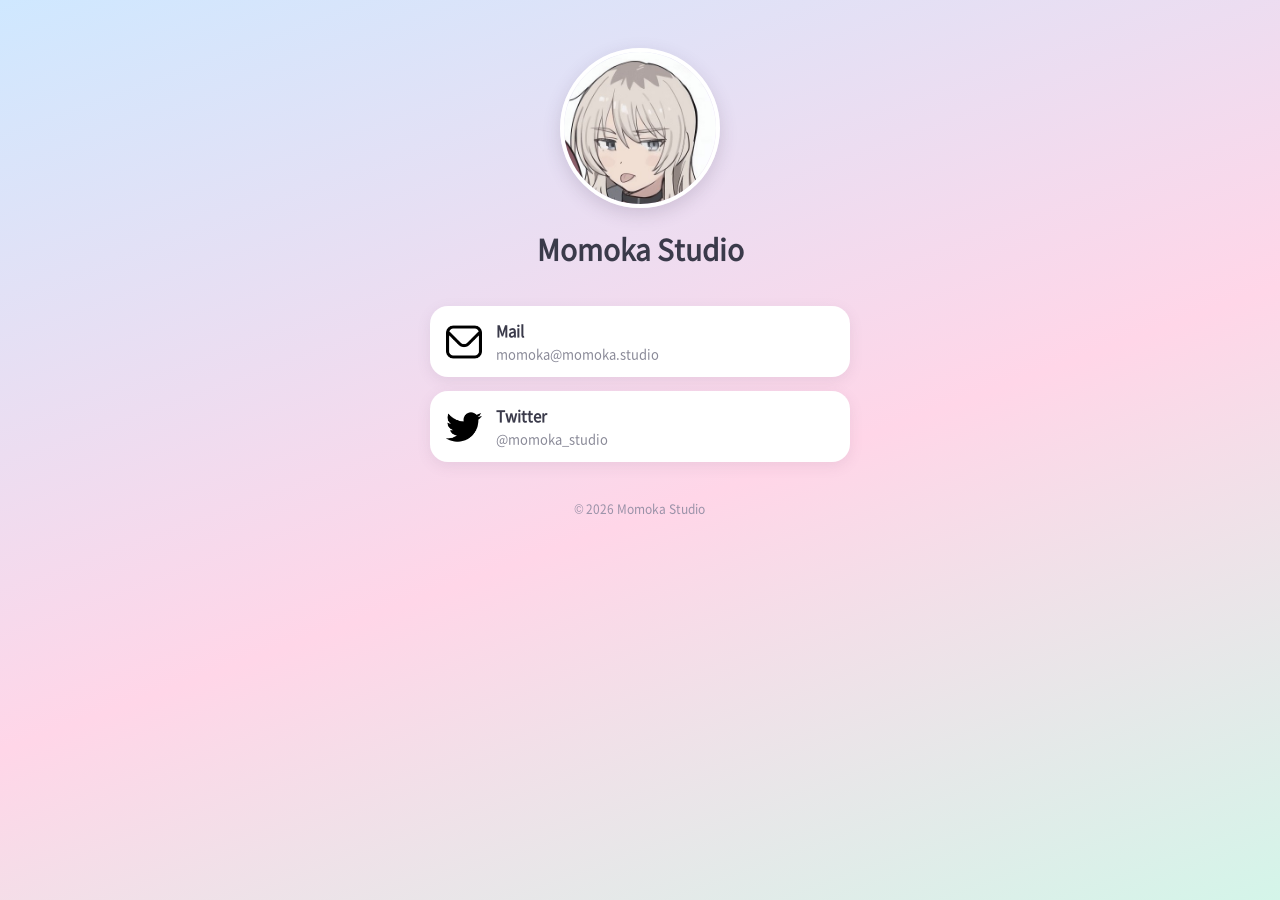
<file: index.html>
<!DOCTYPE html>
<html lang="ko">
<head>
  <meta charset="utf-8">
  <meta name="viewport" content="width=device-width, initial-scale=1.0">
  <title>Momoka Studio</title>
  <link rel="stylesheet" type="text/css" href="style.css">
</head>
<body class="main">
  <div class="page">

    <div class="profile center">
      <img src="./img/momoka.jpg" class="radius_profile" alt="Momoka">
      <p id="nickname">Momoka Studio</p>
    </div>

    <div class="links center">

      <a class="b1" href="mailto:momoka@momoka.studio">
        <div class="div_icon div_profile">
          <img src="img/icon-envelope.png" class="icon" alt="">
        </div>
        <div class="div_username div_profile">
          <ul class="username">
            <li><b>Mail</b></li>
            <li>momoka@momoka.studio</li>
          </ul>
        </div>
      </a>
      <a class="b1" href="https://x.com/momoka_studio" target="_blank" rel="noopener">
        <div class="div_icon div_profile">
          <img src="img/icon-twitter.png" class="icon" alt="">
        </div>
        <div class="div_username div_profile">
          <ul class="username">
            <li><b>Twitter</b></li>
            <li>@momoka_studio</li>
          </ul>
        </div>
      </a>

    </div>

    <p class="footer">© 2026 Momoka Studio</p>

  </div>
</body>
</html>
</file>
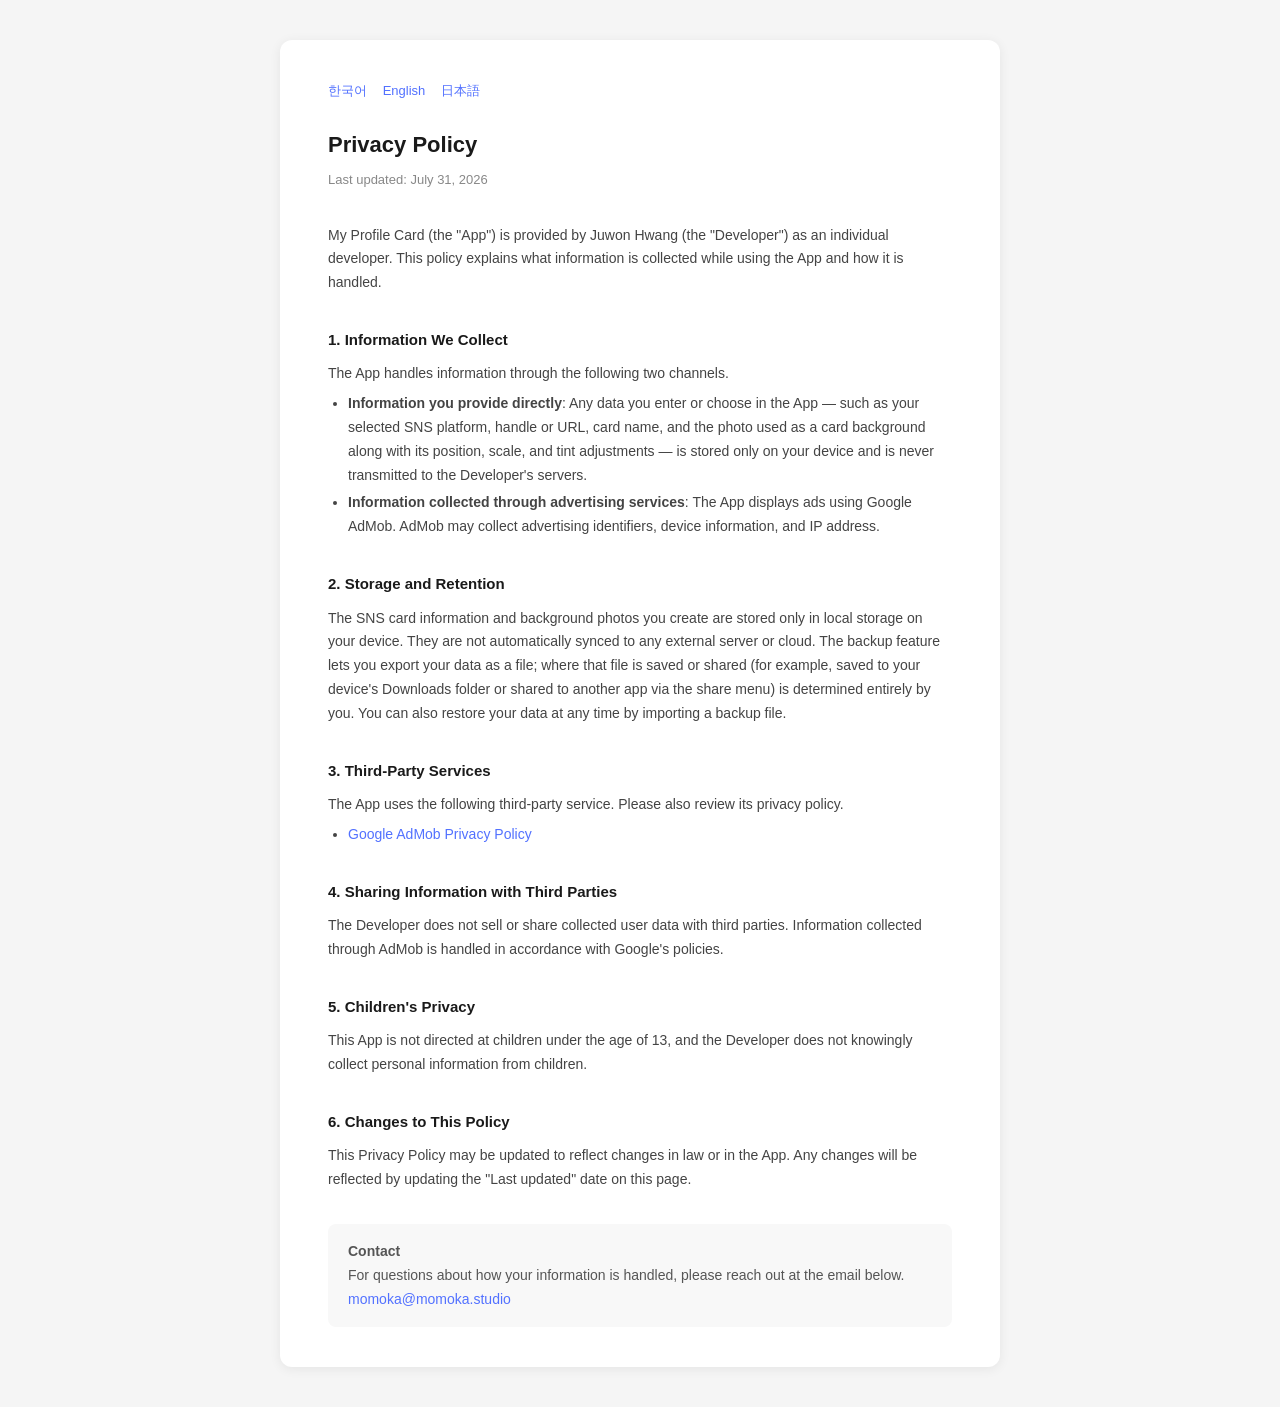
<file: profilecard/privacy-en.html>
<!DOCTYPE html>
<html lang="en">
<head>
    <meta charset="UTF-8">
    <meta name="viewport" content="width=device-width, initial-scale=1.0">
    <title>Privacy Policy - My Profile Card</title>
    <style>
        * { box-sizing: border-box; margin: 0; padding: 0; }
        body {
            font-family: -apple-system, BlinkMacSystemFont, 'Segoe UI', sans-serif;
            background: #f5f5f5;
            color: #222;
            line-height: 1.7;
        }
        .container {
            max-width: 720px;
            margin: 40px auto;
            background: #fff;
            border-radius: 12px;
            padding: 40px 48px;
            box-shadow: 0 2px 12px rgba(0,0,0,0.07);
        }
        h1 {
            font-size: 22px;
            font-weight: 700;
            margin-bottom: 6px;
            color: #1a1a1a;
        }
        .updated {
            font-size: 13px;
            color: #888;
            margin-bottom: 32px;
        }
        h2 {
            font-size: 15px;
            font-weight: 700;
            margin-top: 32px;
            margin-bottom: 10px;
            color: #1a1a1a;
        }
        p, li {
            font-size: 14px;
            color: #444;
        }
        ul {
            padding-left: 20px;
            margin-top: 6px;
        }
        li { margin-bottom: 4px; }
        a { color: #5271ff; text-decoration: none; }
        a:hover { text-decoration: underline; }
        .contact {
            margin-top: 32px;
            padding: 16px 20px;
            background: #f8f8f8;
            border-radius: 8px;
            font-size: 14px;
            color: #555;
        }
        .lang-switch {
            margin-bottom: 24px;
            font-size: 13px;
        }
        .lang-switch a { margin-right: 12px; }
        @media (max-width: 600px) {
            .container { margin: 0; border-radius: 0; padding: 28px 20px; }
        }
    </style>
</head>
<body>
<div class="container">
    <div class="lang-switch">
        <a href="./privacy-ko.html">한국어</a>
        <a href="./privacy-en.html">English</a>
        <a href="./privacy-ja.html">日本語</a>
    </div>

    <h1>Privacy Policy</h1>
    <p class="updated">Last updated: July 31, 2026</p>

    <p>My Profile Card (the "App") is provided by Juwon Hwang (the "Developer") as an individual developer. This policy explains what information is collected while using the App and how it is handled.</p>

    <h2>1. Information We Collect</h2>
    <p>The App handles information through the following two channels.</p>
    <ul>
        <li><strong>Information you provide directly</strong>: Any data you enter or choose in the App — such as your selected SNS platform, handle or URL, card name, and the photo used as a card background along with its position, scale, and tint adjustments — is stored only on your device and is never transmitted to the Developer's servers.</li>
        <li><strong>Information collected through advertising services</strong>: The App displays ads using Google AdMob. AdMob may collect advertising identifiers, device information, and IP address.</li>
    </ul>

    <h2>2. Storage and Retention</h2>
    <p>The SNS card information and background photos you create are stored only in local storage on your device. They are not automatically synced to any external server or cloud. The backup feature lets you export your data as a file; where that file is saved or shared (for example, saved to your device's Downloads folder or shared to another app via the share menu) is determined entirely by you. You can also restore your data at any time by importing a backup file.</p>

    <h2>3. Third-Party Services</h2>
    <p>The App uses the following third-party service. Please also review its privacy policy.</p>
    <ul>
        <li><a href="https://policies.google.com/privacy" target="_blank">Google AdMob Privacy Policy</a></li>
    </ul>

    <h2>4. Sharing Information with Third Parties</h2>
    <p>The Developer does not sell or share collected user data with third parties. Information collected through AdMob is handled in accordance with Google's policies.</p>

    <h2>5. Children's Privacy</h2>
    <p>This App is not directed at children under the age of 13, and the Developer does not knowingly collect personal information from children.</p>

    <h2>6. Changes to This Policy</h2>
    <p>This Privacy Policy may be updated to reflect changes in law or in the App. Any changes will be reflected by updating the "Last updated" date on this page.</p>

    <div class="contact">
        <strong>Contact</strong><br>
        For questions about how your information is handled, please reach out at the email below.<br>
        <a href="mailto:momoka@momoka.studio">momoka@momoka.studio</a>
    </div>
</div>
</body>
</html>
</file>
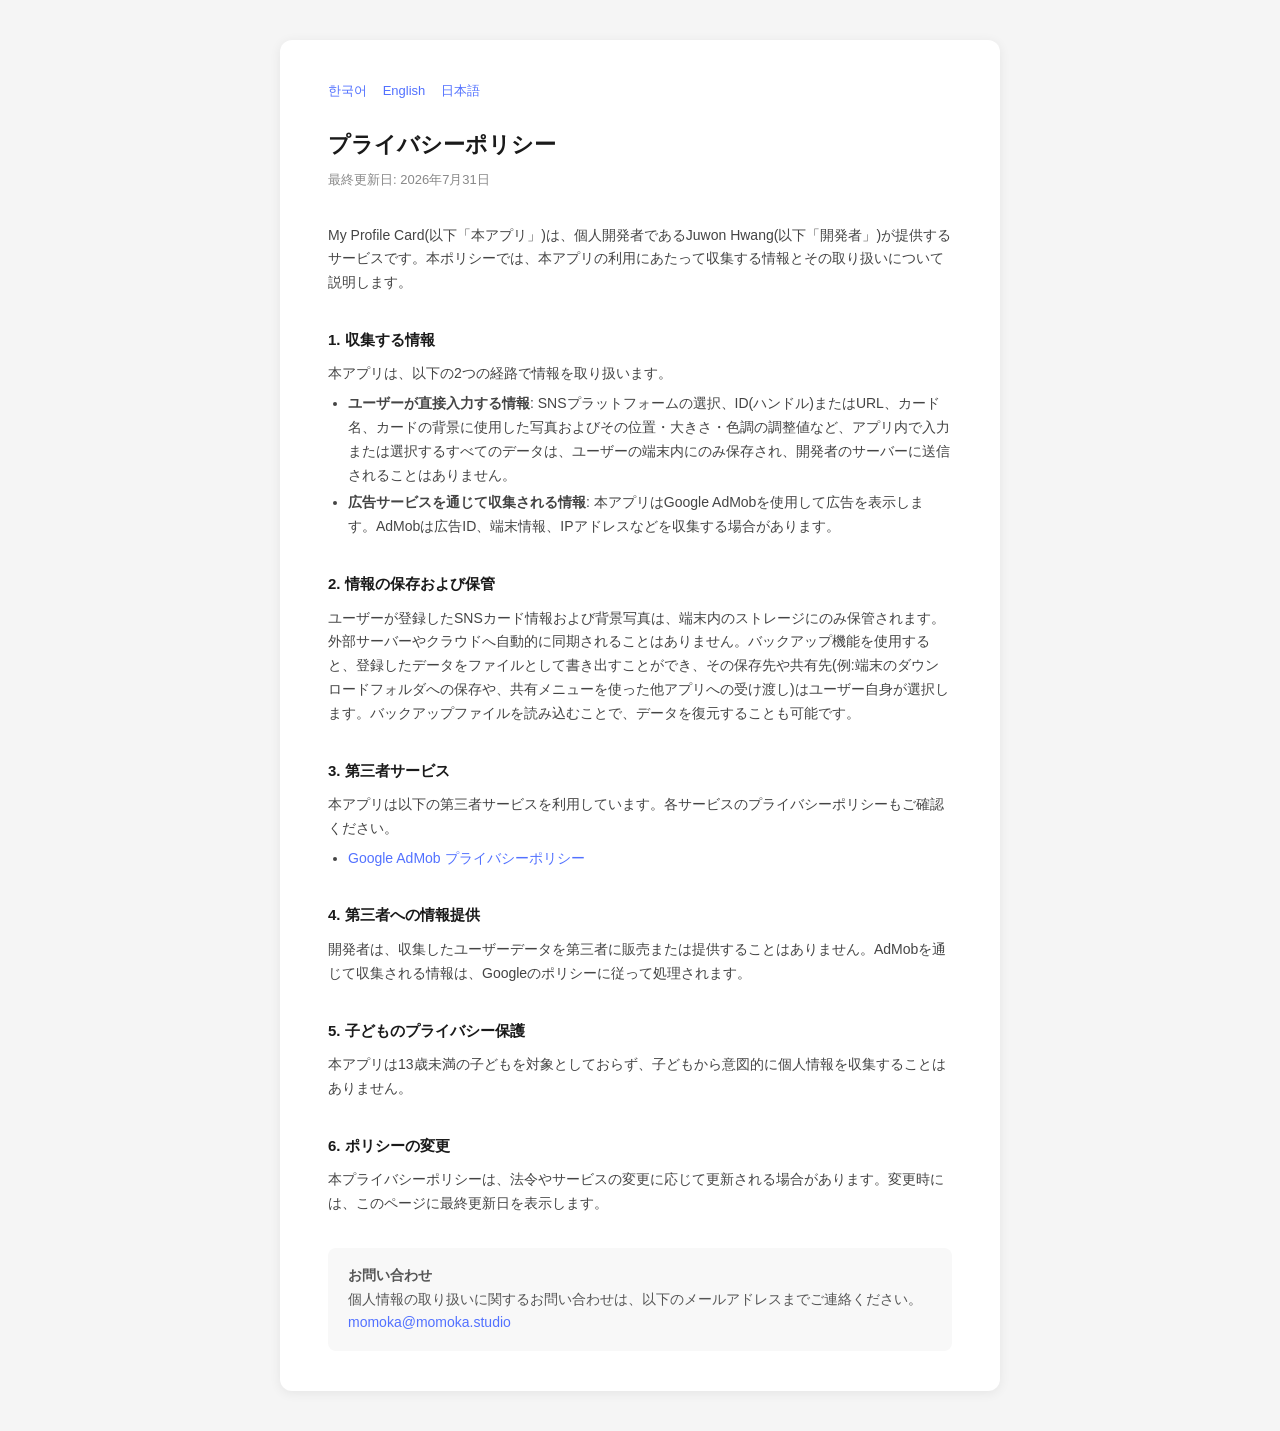
<file: profilecard/privacy-ja.html>
<!DOCTYPE html>
<html lang="ja">
<head>
    <meta charset="UTF-8">
    <meta name="viewport" content="width=device-width, initial-scale=1.0">
    <title>プライバシーポリシー - My Profile Card</title>
    <style>
        * { box-sizing: border-box; margin: 0; padding: 0; }
        body {
            font-family: -apple-system, BlinkMacSystemFont, 'Segoe UI', sans-serif;
            background: #f5f5f5;
            color: #222;
            line-height: 1.7;
        }
        .container {
            max-width: 720px;
            margin: 40px auto;
            background: #fff;
            border-radius: 12px;
            padding: 40px 48px;
            box-shadow: 0 2px 12px rgba(0,0,0,0.07);
        }
        h1 {
            font-size: 22px;
            font-weight: 700;
            margin-bottom: 6px;
            color: #1a1a1a;
        }
        .updated {
            font-size: 13px;
            color: #888;
            margin-bottom: 32px;
        }
        h2 {
            font-size: 15px;
            font-weight: 700;
            margin-top: 32px;
            margin-bottom: 10px;
            color: #1a1a1a;
        }
        p, li {
            font-size: 14px;
            color: #444;
        }
        ul {
            padding-left: 20px;
            margin-top: 6px;
        }
        li { margin-bottom: 4px; }
        a { color: #5271ff; text-decoration: none; }
        a:hover { text-decoration: underline; }
        .contact {
            margin-top: 32px;
            padding: 16px 20px;
            background: #f8f8f8;
            border-radius: 8px;
            font-size: 14px;
            color: #555;
        }
        .lang-switch {
            margin-bottom: 24px;
            font-size: 13px;
        }
        .lang-switch a { margin-right: 12px; }
        @media (max-width: 600px) {
            .container { margin: 0; border-radius: 0; padding: 28px 20px; }
        }
    </style>
</head>
<body>
<div class="container">
    <div class="lang-switch">
        <a href="./privacy-ko.html">한국어</a>
        <a href="./privacy-en.html">English</a>
        <a href="./privacy-ja.html">日本語</a>
    </div>

    <h1>プライバシーポリシー</h1>
    <p class="updated">最終更新日: 2026年7月31日</p>

    <p>My Profile Card(以下「本アプリ」)は、個人開発者であるJuwon Hwang(以下「開発者」)が提供するサービスです。本ポリシーでは、本アプリの利用にあたって収集する情報とその取り扱いについて説明します。</p>

    <h2>1. 収集する情報</h2>
    <p>本アプリは、以下の2つの経路で情報を取り扱います。</p>
    <ul>
        <li><strong>ユーザーが直接入力する情報</strong>: SNSプラットフォームの選択、ID(ハンドル)またはURL、カード名、カードの背景に使用した写真およびその位置・大きさ・色調の調整値など、アプリ内で入力または選択するすべてのデータは、ユーザーの端末内にのみ保存され、開発者のサーバーに送信されることはありません。</li>
        <li><strong>広告サービスを通じて収集される情報</strong>: 本アプリはGoogle AdMobを使用して広告を表示します。AdMobは広告ID、端末情報、IPアドレスなどを収集する場合があります。</li>
    </ul>

    <h2>2. 情報の保存および保管</h2>
    <p>ユーザーが登録したSNSカード情報および背景写真は、端末内のストレージにのみ保管されます。外部サーバーやクラウドへ自動的に同期されることはありません。バックアップ機能を使用すると、登録したデータをファイルとして書き出すことができ、その保存先や共有先(例:端末のダウンロードフォルダへの保存や、共有メニューを使った他アプリへの受け渡し)はユーザー自身が選択します。バックアップファイルを読み込むことで、データを復元することも可能です。</p>

    <h2>3. 第三者サービス</h2>
    <p>本アプリは以下の第三者サービスを利用しています。各サービスのプライバシーポリシーもご確認ください。</p>
    <ul>
        <li><a href="https://policies.google.com/privacy" target="_blank">Google AdMob プライバシーポリシー</a></li>
    </ul>

    <h2>4. 第三者への情報提供</h2>
    <p>開発者は、収集したユーザーデータを第三者に販売または提供することはありません。AdMobを通じて収集される情報は、Googleのポリシーに従って処理されます。</p>

    <h2>5. 子どものプライバシー保護</h2>
    <p>本アプリは13歳未満の子どもを対象としておらず、子どもから意図的に個人情報を収集することはありません。</p>

    <h2>6. ポリシーの変更</h2>
    <p>本プライバシーポリシーは、法令やサービスの変更に応じて更新される場合があります。変更時には、このページに最終更新日を表示します。</p>

    <div class="contact">
        <strong>お問い合わせ</strong><br>
        個人情報の取り扱いに関するお問い合わせは、以下のメールアドレスまでご連絡ください。<br>
        <a href="mailto:momoka@momoka.studio">momoka@momoka.studio</a>
    </div>
</div>
</body>
</html>
</file>
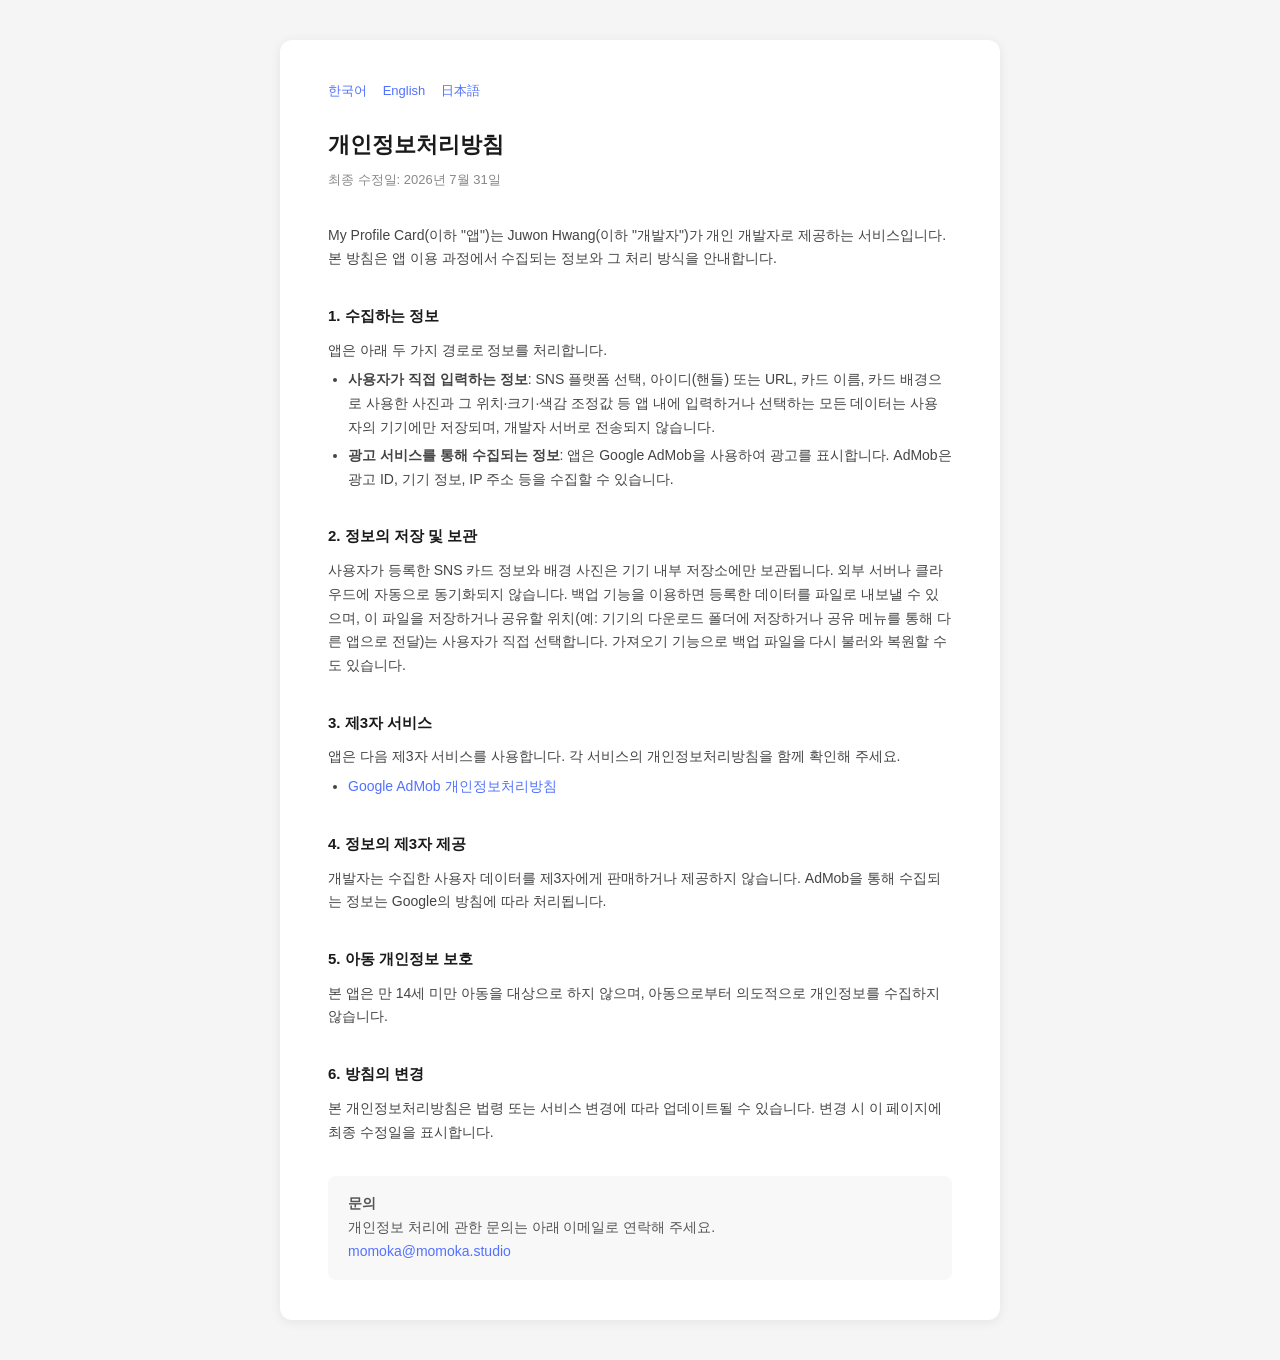
<file: profilecard/privacy-ko.html>
<!DOCTYPE html>
<html lang="ko">
<head>
    <meta charset="UTF-8">
    <meta name="viewport" content="width=device-width, initial-scale=1.0">
    <title>개인정보처리방침 - My Profile Card</title>
    <style>
        * { box-sizing: border-box; margin: 0; padding: 0; }
        body {
            font-family: -apple-system, BlinkMacSystemFont, 'Segoe UI', sans-serif;
            background: #f5f5f5;
            color: #222;
            line-height: 1.7;
        }
        .container {
            max-width: 720px;
            margin: 40px auto;
            background: #fff;
            border-radius: 12px;
            padding: 40px 48px;
            box-shadow: 0 2px 12px rgba(0,0,0,0.07);
        }
        h1 {
            font-size: 22px;
            font-weight: 700;
            margin-bottom: 6px;
            color: #1a1a1a;
        }
        .updated {
            font-size: 13px;
            color: #888;
            margin-bottom: 32px;
        }
        h2 {
            font-size: 15px;
            font-weight: 700;
            margin-top: 32px;
            margin-bottom: 10px;
            color: #1a1a1a;
        }
        p, li {
            font-size: 14px;
            color: #444;
        }
        ul {
            padding-left: 20px;
            margin-top: 6px;
        }
        li { margin-bottom: 4px; }
        a { color: #5271ff; text-decoration: none; }
        a:hover { text-decoration: underline; }
        .contact {
            margin-top: 32px;
            padding: 16px 20px;
            background: #f8f8f8;
            border-radius: 8px;
            font-size: 14px;
            color: #555;
        }
        .lang-switch {
            margin-bottom: 24px;
            font-size: 13px;
        }
        .lang-switch a { margin-right: 12px; }
        @media (max-width: 600px) {
            .container { margin: 0; border-radius: 0; padding: 28px 20px; }
        }
    </style>
</head>
<body>
<div class="container">
    <div class="lang-switch">
        <a href="./privacy-ko.html">한국어</a>
        <a href="./privacy-en.html">English</a>
        <a href="./privacy-ja.html">日本語</a>
    </div>

    <h1>개인정보처리방침</h1>
    <p class="updated">최종 수정일: 2026년 7월 31일</p>

    <p>My Profile Card(이하 "앱")는 Juwon Hwang(이하 "개발자")가 개인 개발자로 제공하는 서비스입니다. 본 방침은 앱 이용 과정에서 수집되는 정보와 그 처리 방식을 안내합니다.</p>

    <h2>1. 수집하는 정보</h2>
    <p>앱은 아래 두 가지 경로로 정보를 처리합니다.</p>
    <ul>
        <li><strong>사용자가 직접 입력하는 정보</strong>: SNS 플랫폼 선택, 아이디(핸들) 또는 URL, 카드 이름, 카드 배경으로 사용한 사진과 그 위치·크기·색감 조정값 등 앱 내에 입력하거나 선택하는 모든 데이터는 사용자의 기기에만 저장되며, 개발자 서버로 전송되지 않습니다.</li>
        <li><strong>광고 서비스를 통해 수집되는 정보</strong>: 앱은 Google AdMob을 사용하여 광고를 표시합니다. AdMob은 광고 ID, 기기 정보, IP 주소 등을 수집할 수 있습니다.</li>
    </ul>

    <h2>2. 정보의 저장 및 보관</h2>
    <p>사용자가 등록한 SNS 카드 정보와 배경 사진은 기기 내부 저장소에만 보관됩니다. 외부 서버나 클라우드에 자동으로 동기화되지 않습니다. 백업 기능을 이용하면 등록한 데이터를 파일로 내보낼 수 있으며, 이 파일을 저장하거나 공유할 위치(예: 기기의 다운로드 폴더에 저장하거나 공유 메뉴를 통해 다른 앱으로 전달)는 사용자가 직접 선택합니다. 가져오기 기능으로 백업 파일을 다시 불러와 복원할 수도 있습니다.</p>

    <h2>3. 제3자 서비스</h2>
    <p>앱은 다음 제3자 서비스를 사용합니다. 각 서비스의 개인정보처리방침을 함께 확인해 주세요.</p>
    <ul>
        <li><a href="https://policies.google.com/privacy" target="_blank">Google AdMob 개인정보처리방침</a></li>
    </ul>

    <h2>4. 정보의 제3자 제공</h2>
    <p>개발자는 수집한 사용자 데이터를 제3자에게 판매하거나 제공하지 않습니다. AdMob을 통해 수집되는 정보는 Google의 방침에 따라 처리됩니다.</p>

    <h2>5. 아동 개인정보 보호</h2>
    <p>본 앱은 만 14세 미만 아동을 대상으로 하지 않으며, 아동으로부터 의도적으로 개인정보를 수집하지 않습니다.</p>

    <h2>6. 방침의 변경</h2>
    <p>본 개인정보처리방침은 법령 또는 서비스 변경에 따라 업데이트될 수 있습니다. 변경 시 이 페이지에 최종 수정일을 표시합니다.</p>

    <div class="contact">
        <strong>문의</strong><br>
        개인정보 처리에 관한 문의는 아래 이메일로 연락해 주세요.<br>
        <a href="mailto:momoka@momoka.studio">momoka@momoka.studio</a>
    </div>
</div>
</body>
</html>
</file>
<file: style.css>
@font-face {
  font-family: "Noto Sans KR Regular"; /* 사용하고 싶은 font-family명을 지정 */
  src: url("fonts/NotoSans-Regular.otf") format("opentype"); /* 폰트파일 불러오기 */
}

@font-face {
  font-family: "Noto Sans KR"; /* 사용하고 싶은 font-family명을 지정 */
  src: url("fonts/NotoSans-Regular.otf") format("opentype"); /* 폰트파일 불러오기 */
}


:root{
    --pastel-pink: #ffd6e8;
    --pastel-blue: #cfe8ff;
    --pastel-mint: #d4f5e9;
    --accent: #8fd6c4;
    --text-dark: #3a3a4a;
    --card-bg: #ffffff;
}

*{
    box-sizing: border-box;
}

html, body{
    margin: 0;
    padding: 0;
}

.main{
    width: 100%;
    min-height: 100vh;
    font-family: 'Noto Sans KR', sans-serif;
    background: linear-gradient(160deg, var(--pastel-blue) 0%, var(--pastel-pink) 55%, var(--pastel-mint) 100%);
    background-attachment: fixed;
    color: var(--text-dark);
}

.center{
    margin: 0 auto;
}

.page{
    display: flex;
    flex-direction: column;
    align-items: center;
    padding: 48px 16px 32px;
    min-height: 100vh;
}

.profile{
    width: 300px;
    text-align: center;
}

.radius_profile{
    border-radius: 50%;
    width: 160px;
    height: 160px;
    object-fit: cover;
    border: 4px solid #fff;
    box-shadow: 0 6px 18px rgba(80, 60, 90, 0.18);
}

#nickname{
    font-family: 'Noto Sans KR', sans-serif;
    font-size: 28px;
    font-weight: 700;
    text-align: center;
    margin: 16px 0 36px;
    color: var(--text-dark);
}

.links{
    width: 100%;
    display: flex;
    flex-direction: column;
    align-items: center;
}

.b1{
    display: flex;
    align-items: center;
    gap: 14px;
    width: 90%;
    max-width: 420px;
    background-color: var(--card-bg);
    border-radius: 18px;
    margin-bottom: 14px;
    padding: 14px 16px;
    text-decoration: none;
    box-shadow: 0 4px 14px rgba(120, 100, 130, 0.12);
    transition: transform 0.15s ease, box-shadow 0.15s ease, background-color 0.15s ease;
}

.b1:hover{
    transform: translateY(-3px);
    box-shadow: 0 8px 20px rgba(120, 100, 130, 0.2);
    background-color: var(--pastel-mint);
}

.icon{
    width: 36px;
    height: 36px;
    display: block;
}

.div_icon{
    width: 36px;
    height: 36px;
    flex-shrink: 0;
}

.username{
    margin: 0;
    padding: 0;
    font-family: 'Noto Sans KR', sans-serif;
    color: var(--text-dark);
    text-align: left;
}

.username li:first-child{
    font-size: 15px;
    color: var(--text-dark);
}

.username li:last-child{
    font-size: 13px;
    color: #8a8a98;
    margin-top: 2px;
}

.footer{
    margin-top: 24px;
    font-size: 12px;
    color: #9a92a8;
}

ul, ol{
    list-style: none;
}
</file>
